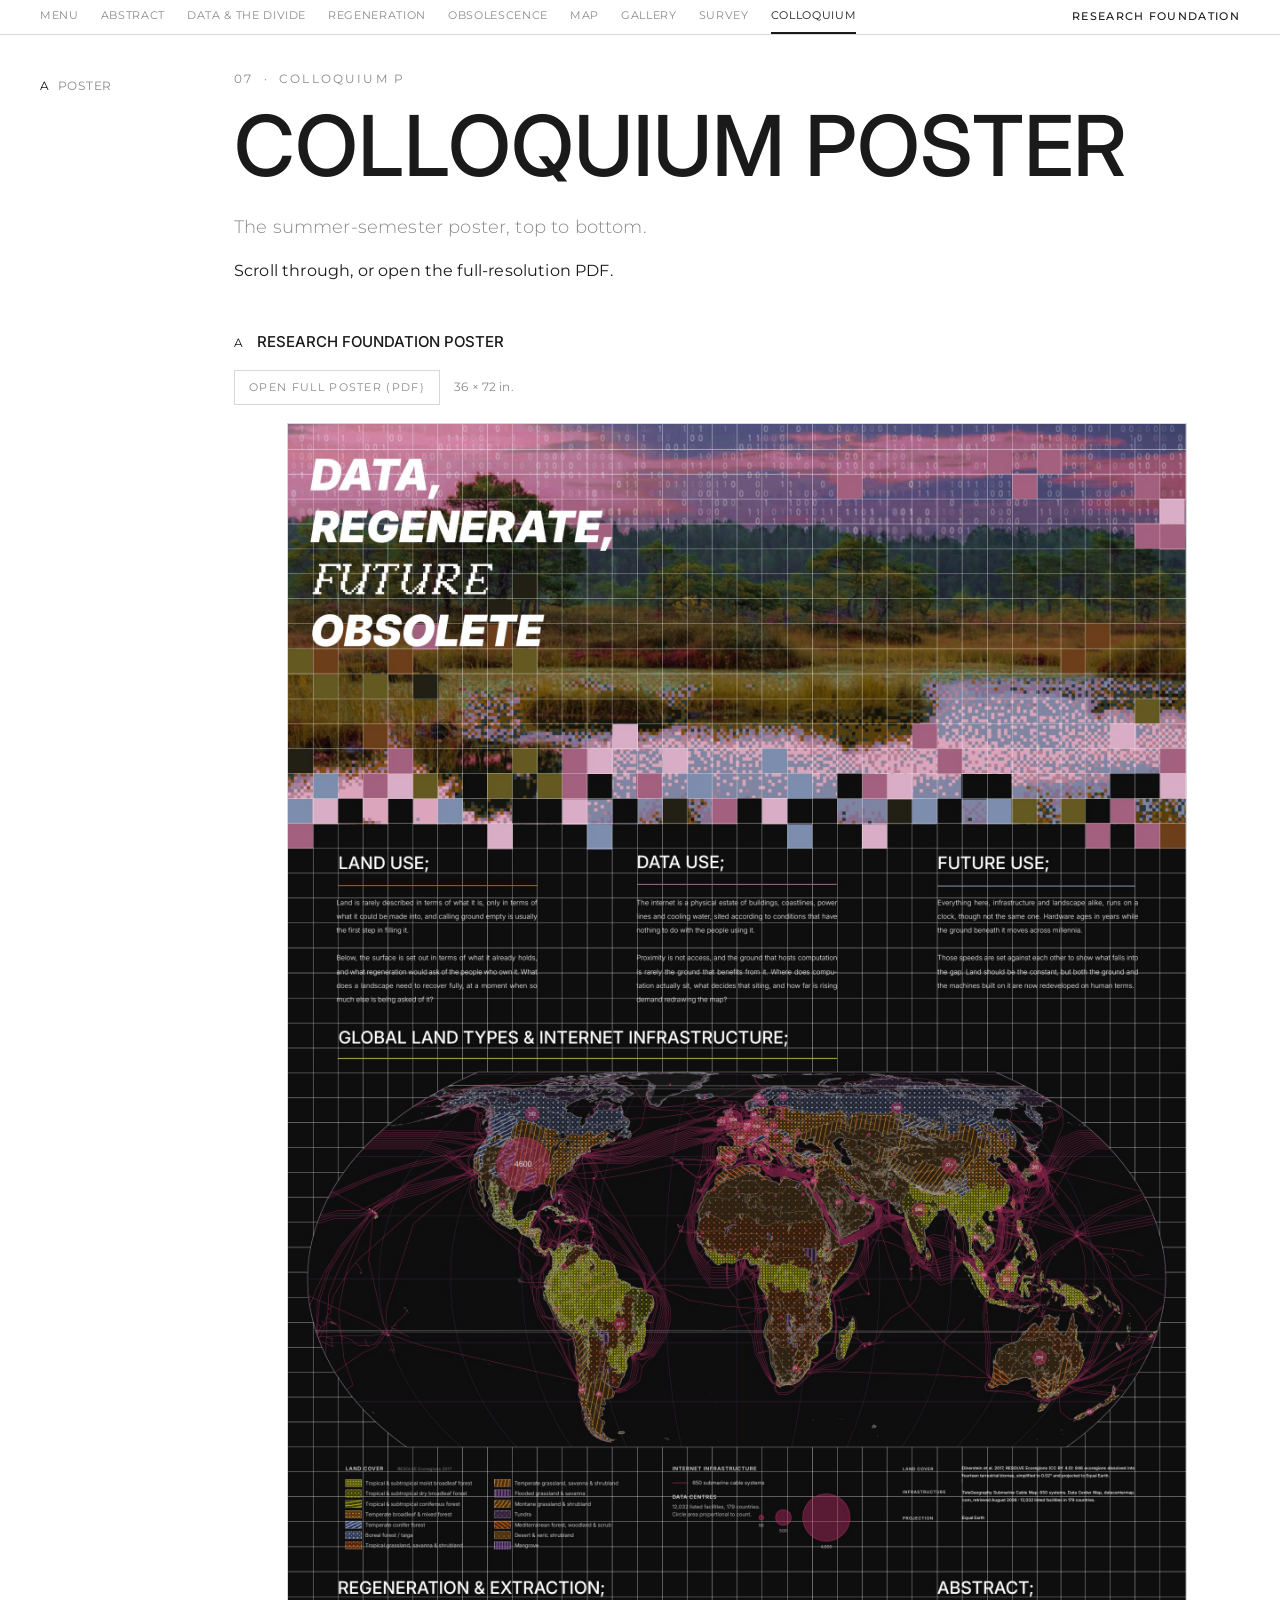
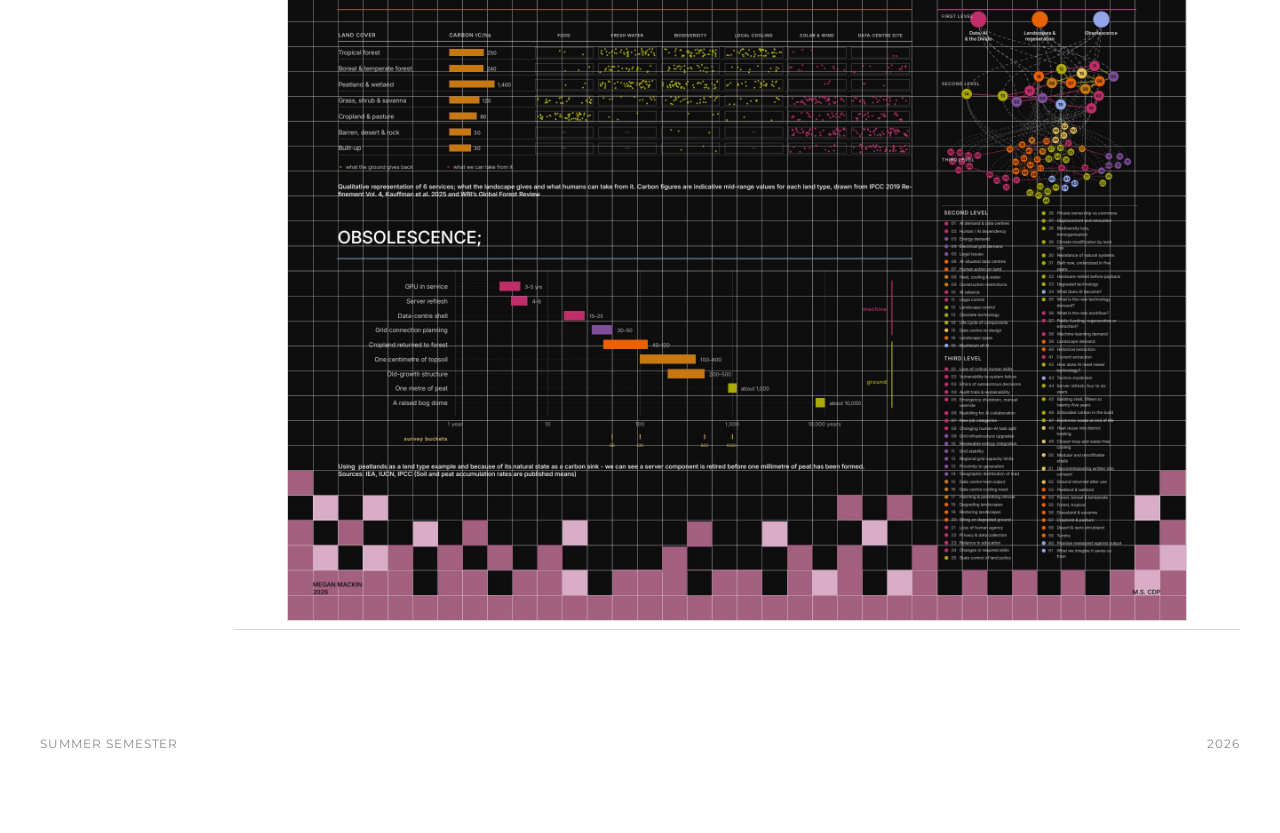
<file: colloquium.html>
<!DOCTYPE html>
<html lang="en">
<head>
  <meta charset="UTF-8" />
  <meta name="viewport" content="width=device-width, initial-scale=1.0" />
  <title>bogs — bogs · Colloquium</title>
  <link rel="stylesheet" href="style.css" />
  <link rel="stylesheet" href="catalogue.css" />
</head>
<body class="theme-colloquium">

  <nav>
    <div class="nav-inner">
      <a href="menu.html">Menu</a>
      <a href="research.html">Abstract</a>
      <a href="data-ai.html">Data &amp; the Divide</a>
      <a href="regeneration.html">Regeneration</a>
      <a href="obsolescence.html">Obsolescence</a>
      <a href="research-foundation.html">Map</a>
      <a href="research-gallery.html">Gallery</a>
      <a href="Quiz/index.html">Survey</a>
      <a href="colloquium.html" class="active">Colloquium</a>
      <span class="nav-title">research foundation</span>
    </div>
  </nav>

  <div class="page-grid">

    <aside class="subnav">
      <div class="subnav-inner">
        <a href="#poster"><span class="idx">A</span>Poster</a>
      </div>
    </aside>

    <div class="cat-main">
      <div class="page-head">
        <p class="eyebrow">07 &nbsp;·&nbsp; Colloquium P</p>
        <h1>colloquium poster</h1>
        <p class="lede">The summer-semester poster, top to bottom. <p>Scroll through, or open the
          full-resolution PDF.</p></p>
      </div>

      <section id="poster" class="cat-section">
        <div class="cat-head"><span class="idx">A</span><h2>Research Foundation Poster</h2></div>
        <div class="tools">
          <a class="tool-btn" href="SummerSemPoster.pdf" target="_blank" rel="noopener">Open full poster (PDF)</a>
          <span class="dm-sources" style="margin:0"> 36 &times; 72 in.</span>
        </div>
        <figure class="poster-figure">
          <img class="poster-img" src="colloquium-poster.jpg"
               alt="Summer semester poster: Data, Regeneration, Future Obsolete — land types and internet infrastructure, regeneration and extraction, obsolescence." />
        </figure>
      </section>

    </div>
  </div>

  <footer>
    <div class="footer-inner" style="max-width:1600px;margin:0 auto;padding:0 40px;">
      <span>Summer Semester</span>
      <span>2026</span>
    </div>
  </footer>

</body>
</html>
</file>
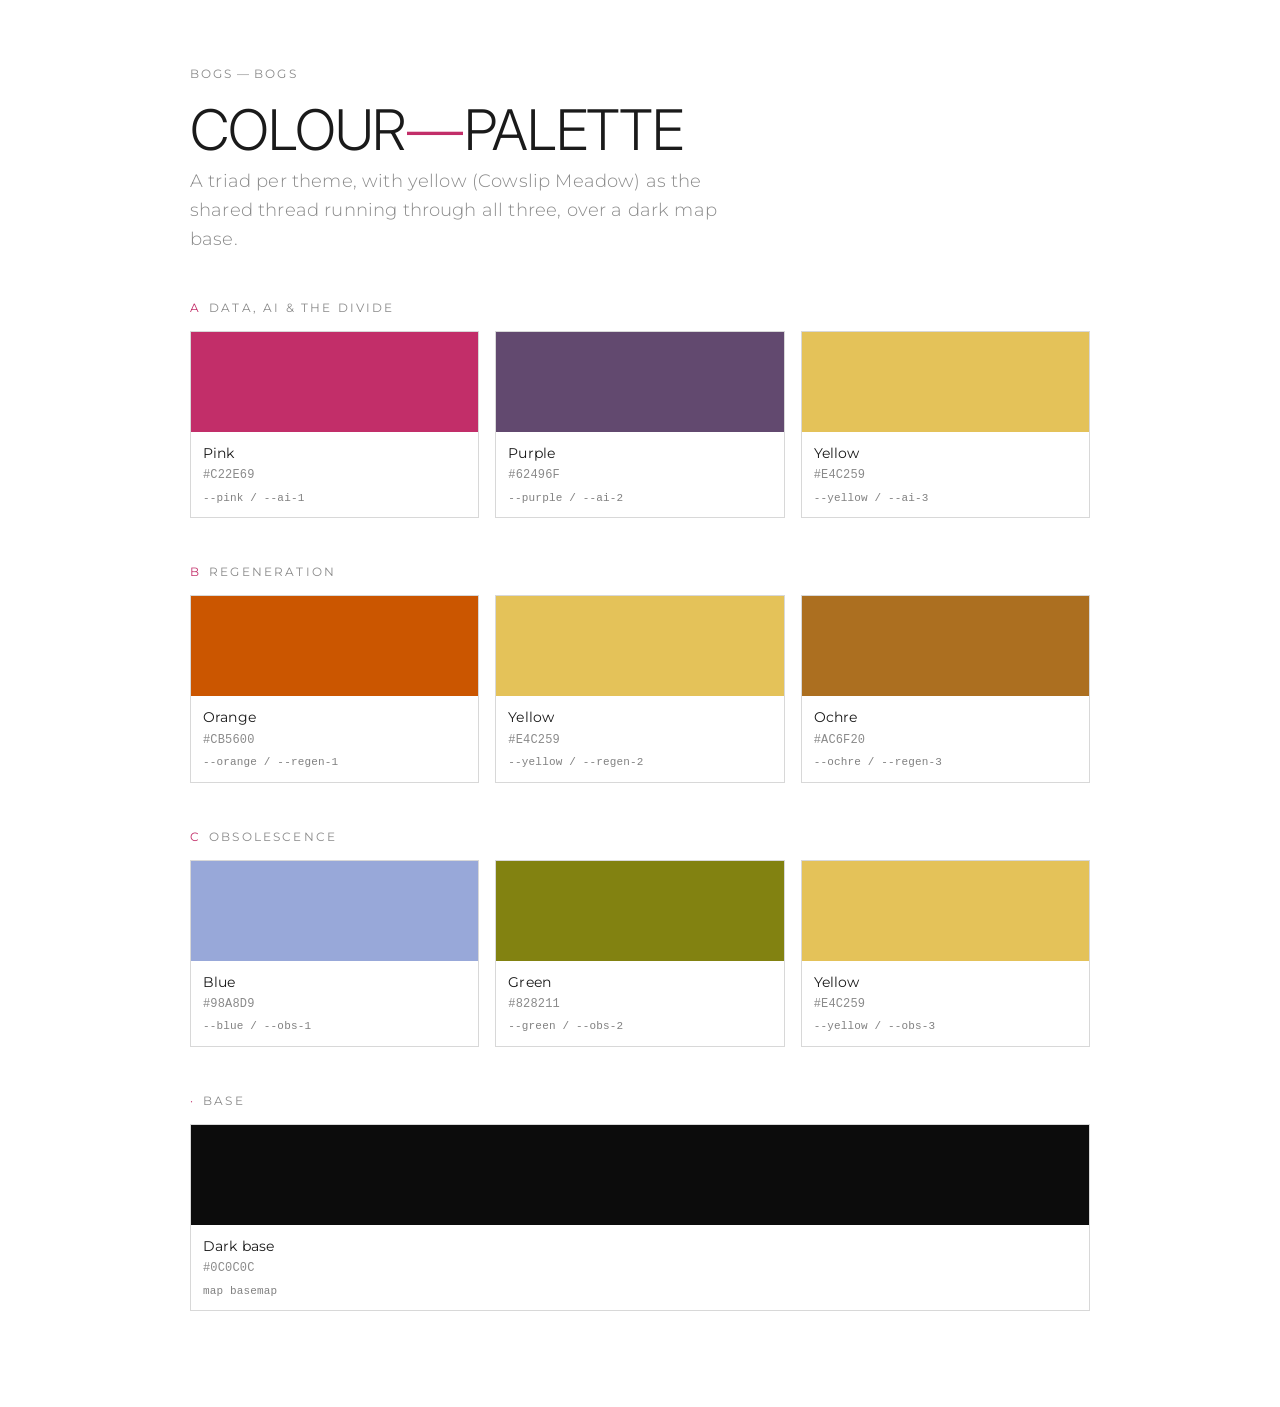
<file: palette.html>
<!DOCTYPE html>
<html lang="en">
<head>
  <meta charset="UTF-8" />
  <meta name="viewport" content="width=device-width, initial-scale=1.0" />
  <title>bogs—bogs · Colour Palette</title>
  <link rel="stylesheet" href="style.css" />
  <style>
    .pal-wrap { max-width: 980px; margin: 0 auto; padding: 64px 40px 96px; }
    .pal-eyebrow { font-size: 12px; letter-spacing: 0.18em; text-transform: uppercase; color: var(--muted); margin: 0 0 18px; }
    .pal-title { font-size: clamp(32px, 6vw, 56px); font-weight: 300; letter-spacing: -0.02em; margin: 0 0 8px; }
    .pal-title .accent { color: var(--accent); }
    .pal-lede { color: var(--muted); font-weight: 300; font-size: 18px; margin: 0 0 40px; max-width: 560px; }
    .pal-group-label { font-size: 12px; letter-spacing: 0.18em; text-transform: uppercase; color: var(--muted); margin: 44px 0 14px; }
    .pal-group-label .n { color: var(--accent); margin-right: 8px; }
    .pal-grid { display: grid; grid-template-columns: repeat(auto-fit, minmax(150px, 1fr)); gap: 16px; }
    .pal-card { border: 1px solid var(--faint); overflow: hidden; }
    .pal-chip { height: 100px; }
    .pal-meta { padding: 10px 12px; }
    .pal-name { font-size: 14px; font-weight: 400; margin: 0; }
    .pal-hex { font-family: "SFMono-Regular", Consolas, Menlo, monospace; font-size: 12px; color: var(--muted); margin: 2px 0 0; text-transform: uppercase; }
    .pal-var { font-family: "SFMono-Regular", Consolas, Menlo, monospace; font-size: 11px; color: var(--ink); margin: 4px 0 0; opacity: 0.55; }
    @media (max-width: 700px) { .pal-wrap { padding: 40px 24px 64px; } }
  </style>
</head>
<body>
  <div class="pal-wrap">
    <p class="pal-eyebrow">bogs&#8202;—&#8202;bogs</p>
    <h1 class="pal-title">colour&#8202;<span class="accent">—</span>&#8202;palette</h1>
    <p class="pal-lede">A triad per theme, with yellow (Cowslip Meadow) as the shared thread running
      through all three, over a dark map base.</p>

    <p class="pal-group-label"><span class="n">A</span>Data, AI &amp; the Divide</p>
    <div class="pal-grid">
      <div class="pal-card"><div class="pal-chip" style="background:#c22e69;"></div>
        <div class="pal-meta"><p class="pal-name">Pink</p><p class="pal-hex">#C22E69</p><p class="pal-var">--pink / --ai-1</p></div></div>
      <div class="pal-card"><div class="pal-chip" style="background:#62496f;"></div>
        <div class="pal-meta"><p class="pal-name">Purple</p><p class="pal-hex">#62496F</p><p class="pal-var">--purple / --ai-2</p></div></div>
      <div class="pal-card"><div class="pal-chip" style="background:#e4c259;"></div>
        <div class="pal-meta"><p class="pal-name">Yellow</p><p class="pal-hex">#E4C259</p><p class="pal-var">--yellow / --ai-3</p></div></div>
    </div>

    <p class="pal-group-label"><span class="n">B</span>Regeneration</p>
    <div class="pal-grid">
      <div class="pal-card"><div class="pal-chip" style="background:#cb5600;"></div>
        <div class="pal-meta"><p class="pal-name">Orange</p><p class="pal-hex">#CB5600</p><p class="pal-var">--orange / --regen-1</p></div></div>
      <div class="pal-card"><div class="pal-chip" style="background:#e4c259;"></div>
        <div class="pal-meta"><p class="pal-name">Yellow</p><p class="pal-hex">#E4C259</p><p class="pal-var">--yellow / --regen-2</p></div></div>
      <div class="pal-card"><div class="pal-chip" style="background:#ac6f20;"></div>
        <div class="pal-meta"><p class="pal-name">Ochre</p><p class="pal-hex">#AC6F20</p><p class="pal-var">--ochre / --regen-3</p></div></div>
    </div>

    <p class="pal-group-label"><span class="n">C</span>Obsolescence</p>
    <div class="pal-grid">
      <div class="pal-card"><div class="pal-chip" style="background:#98a8d9;"></div>
        <div class="pal-meta"><p class="pal-name">Blue</p><p class="pal-hex">#98A8D9</p><p class="pal-var">--blue / --obs-1</p></div></div>
      <div class="pal-card"><div class="pal-chip" style="background:#828211;"></div>
        <div class="pal-meta"><p class="pal-name">Green</p><p class="pal-hex">#828211</p><p class="pal-var">--green / --obs-2</p></div></div>
      <div class="pal-card"><div class="pal-chip" style="background:#e4c259;"></div>
        <div class="pal-meta"><p class="pal-name">Yellow</p><p class="pal-hex">#E4C259</p><p class="pal-var">--yellow / --obs-3</p></div></div>
    </div>

    <p class="pal-group-label"><span class="n">·</span>Base</p>
    <div class="pal-grid">
      <div class="pal-card"><div class="pal-chip" style="background:#0c0c0c;"></div>
        <div class="pal-meta"><p class="pal-name">Dark base</p><p class="pal-hex">#0C0C0C</p><p class="pal-var">map basemap</p></div></div>
    </div>
  </div>
</body>
</html>
</file>
<file: style.css>
@import url('https://fonts.googleapis.com/css2?family=Inter:ital,wght@0,300;0,400;0,500;0,600;0,700;1,400;1,500&family=Montserrat:wght@300;400;500;600;700&display=swap');

:root {
  --ink: #1a1a1a;
  --muted: #8a8a8a;
  --faint: #d8d8d8;
  --bg: #ffffff;
  --maxw: 1100px;

  /* ---- base palette ---- */
  --pink:   #c22e69;  /* magma magenta */
  --purple: #62496f;  /* wasteland */
  --yellow: #e4c259;  /* cowslip meadow — the shared thread */
  --orange: #cb5600;  /* tibetan tiger */
  --ochre:  #ac6f20;
  --blue:   #98a8d9;  /* cornflower */
  --green:  #828211;  /* fields of elation (olive-green) */

  /* ---- thematic triads ---- */
  /* Data, AI & the Divide */
  --ai-1: var(--pink);      --ai-2: var(--purple);    --ai-3: var(--yellow);
  /* Regeneration */
  --regen-1: var(--orange); --regen-2: var(--yellow); --regen-3: var(--ochre);
  /* Obsolescence */
  --obs-1: var(--blue);     --obs-2: var(--green);    --obs-3: var(--yellow);

  /* aliases (back-compat) */
  --tiger: var(--orange);
  --yellowgreen-dark: var(--green);

  --accent: var(--pink);    /* global focal accent (Data/AI is the primary theme) */
}

/* per-theme accent overrides */
body.theme-regen { --accent: var(--regen-1); }  /* orange — Landscapes */
body.theme-obs { --accent: var(--obs-1); }      /* blue — Obsolescence */
body.theme-abstract { --accent: var(--yellow); } /* yellow — Abstract */
body.theme-map { --accent: var(--green); }       /* green — Map */
body.theme-gallery { --accent: var(--ochre); }   /* ochre — Gallery */
body.theme-survey { --accent: var(--purple); }   /* purple — Survey */
body.theme-colloquium { --accent: var(--ink); }  /* ink — Colloquium */

* { box-sizing: border-box; }

html { -webkit-font-smoothing: antialiased; text-rendering: optimizeLegibility; scroll-behavior: smooth; }

body {
  margin: 0;
  background: var(--bg);
  color: var(--ink);
  font-family: "Montserrat", "Helvetica Neue", Helvetica, Arial, sans-serif;
  font-weight: 400;
  line-height: 1.6;
  letter-spacing: 0.01em;
}

.wrap {
  max-width: var(--maxw);
  margin: 0 auto;
  padding: 0 40px;
}

/* ---------- Header ---------- */
header {
  padding: 80px 0 48px;
  border-bottom: 1px solid var(--faint);
}

.eyebrow {
  font-size: 12px;
  letter-spacing: 0.18em;
  text-transform: uppercase;
  color: var(--muted);
  margin: 0 0 20px;
}

h1, h2 { font-family: "Inter", "Helvetica Neue", Helvetica, Arial, sans-serif; }

h1 {
  font-size: clamp(40px, 7vw, 84px);
  font-weight: 500;
  text-transform: uppercase;
  line-height: 1.04;
  letter-spacing: 0;
  margin: 0;
}

h1 .accent { color: var(--accent); }

/* square-dot separator (pixel/heat-map motif) */
.sqdot {
  display: inline-block;
  width: 0.16em;
  height: 0.16em;
  background: var(--accent);
  vertical-align: 0.32em;
  margin: 0 0.24em;
}

.lede {
  max-width: 520px;
  margin: 24px 0 0;
  font-size: 18px;
  font-weight: 300;
  color: var(--muted);
}

/* ---------- Navigation ---------- */
nav {
  position: sticky;
  top: 0;
  background: var(--bg);
  border-bottom: 1px solid var(--faint);
  z-index: 10;
}

.nav-inner {
  display: flex;
  align-items: center;
  gap: 22px;                  /* slim: fits 9 tabs + wordmark without overflow */
  max-width: 1600px;          /* match .page-grid so links align with the side nav */
  margin: 0 auto;
  padding: 0 40px;
  overflow-x: auto;
}

/* right-aligned wordmark in the nav bar */
.nav-title {
  margin-left: auto;          /* push to the far right */
  padding: 7px 0;
  font-size: 11px;
  letter-spacing: 0.12em;
  text-transform: uppercase;
  font-weight: 500;
  color: var(--ink);
  white-space: nowrap;
}

nav a {
  display: inline-block;
  padding: 7px 0;
  font-size: 11px;
  letter-spacing: 0.06em;
  text-transform: uppercase;
  color: var(--muted);
  text-decoration: none;
  border-bottom: 2px solid transparent;
  white-space: nowrap;
  transition: color 0.15s ease, border-color 0.15s ease;
}

nav a:hover { color: var(--ink); }

nav a.active {
  color: var(--ink);
  border-bottom-color: var(--accent);
}

/* active-tab underline matches each tab's colour in the menu */
nav a[href="research.html"].active            { border-bottom-color: var(--yellow); }
nav a[href="data-ai.html"].active             { border-bottom-color: var(--pink); }
nav a[href="regeneration.html"].active        { border-bottom-color: var(--orange); }
nav a[href="obsolescence.html"].active        { border-bottom-color: var(--blue); }
nav a[href="research-foundation.html"].active { border-bottom-color: var(--green); }
nav a[href="research-gallery.html"].active    { border-bottom-color: var(--ochre); }
nav a[href="colloquium.html"].active          { border-bottom-color: var(--ink); }
nav a[href="index.html"].active               { border-bottom-color: var(--purple); }  /* Survey (Quiz page) */

/* ---------- Abstract ---------- */
section {
  padding: 72px 0;
  border-bottom: 1px solid var(--faint);
  scroll-margin-top: 72px;
}

.section-grid {
  display: grid;
  grid-template-columns: 180px 1fr;
  gap: 48px;
}

.section-label {
  font-size: 12px;
  letter-spacing: 0.18em;
  text-transform: uppercase;
  color: var(--muted);
  padding-top: 6px;
}

.abstract p {
  font-size: 16px;
  font-weight: 400;
  line-height: 1.5;
  margin: 0 0 20px;
  max-width: 620px;
  text-align: justify;
}

.abstract p:last-child { margin-bottom: 0; }

.abstract .drop::first-letter {
  color: var(--accent);
  font-weight: 400;
}

/* ---------- Links ---------- */
.link {
  color: var(--accent);
  text-decoration: none;
  border-bottom: 1px solid var(--faint);
  padding-bottom: 1px;
  transition: border-color 0.15s ease;
}

.link:hover { border-bottom-color: var(--accent); }

/* ---------- Figure ---------- */
.figure {
  margin: 0;
}

.figure img {
  display: block;
  width: 100%;
  height: auto;
}

.figure figcaption {
  margin-top: 16px;
  font-size: 13px;
  line-height: 1.5;
  color: var(--muted);
  max-width: 660px;
}

.fig-num {
  display: inline-block;
  margin-right: 10px;
  text-transform: uppercase;
  letter-spacing: 0.08em;
  color: var(--accent);
}

/* ---------- Figma embed ---------- */
.board {
  width: 100%;
}

.figma-embed {
  display: block;
  width: 100%;
  aspect-ratio: 16 / 10;
  border: 1px solid var(--faint);
}

/* ---------- Footer ---------- */
footer {
  padding: 40px 0 80px;
  font-size: 12px;
  letter-spacing: 0.08em;
  text-transform: uppercase;
  color: var(--muted);
}

.footer-inner {
  display: flex;
  justify-content: space-between;
}

@media (max-width: 700px) {
  .wrap, .nav-inner { padding: 0 24px; }
  header { padding: 56px 0 40px; }
  .section-grid { grid-template-columns: 1fr; gap: 16px; }
  .abstract p { font-size: 18px; }
}
</file>
<file: catalogue.css>
/* =====================================================================
   Data, AI & the Divide — wide layout, LEFT secondary nav, dense catalogue
   Loads after style.css (reuses palette variables).
   ===================================================================== */

/* two columns: left secondary nav + main content */
.page-grid {
  display: grid;
  grid-template-columns: 150px 1fr;
  gap: 44px;
  max-width: 1600px;
  margin: 0 auto;
  padding: 0 40px;
  align-items: start;
}

/* ---- left secondary navigation (vertical, sticky) ---- */
.subnav {
  position: sticky;
  top: 42px;               /* sits just under the thin main nav */
  align-self: start;
}

.subnav-inner {
  display: flex;
  flex-direction: column;
  gap: 12px;
  padding: 34px 0;
  font-size: 12px;
  letter-spacing: 0.06em;
  text-transform: uppercase;
}

.subnav a {
  display: flex;
  gap: 8px;
  color: var(--muted);
  text-decoration: none;
  transition: color 0.15s ease;
}

.subnav a:hover { color: var(--ink); }
.subnav .idx { color: var(--accent); }

/* ---- right content column ---- */
.cat-main { min-width: 0; padding: 34px 0 64px; }

.page-head { margin: 0 0 8px; }
.page-head .eyebrow { margin-bottom: 14px; }
.page-head .lede { max-width: 620px; }

/* ---- catalogue sections ---- */
.cat-section {
  padding: 30px 0 8px;
  scroll-margin-top: 56px;
}

.cat-head {
  display: flex;
  align-items: baseline;
  gap: 12px;
  margin: 0 0 16px;
}

.cat-head .idx {
  font-size: 12px;
  letter-spacing: 0.14em;
  text-transform: uppercase;
  color: var(--accent);
}

.cat-head h2 {
  margin: 0;
  font-size: 15px;
  font-weight: 500;
  text-transform: uppercase;
  letter-spacing: 0;
}

/* ---- dense grid (many small tiles, archive aesthetic) ---- */
.catalogue {
  display: grid;
  grid-template-columns: repeat(auto-fit, minmax(130px, 1fr));
  gap: 8px;
  grid-auto-flow: dense;
}

.cat-item {
  position: relative;
  margin: 0;
  aspect-ratio: 1 / 1;
  background: #efeee8;
  cursor: help;
  transition: background 0.15s ease, outline-color 0.15s ease;
  outline: 1px solid transparent;
}

/* every catalogue frame is the same square size (span2 no longer widens) */
.cat-item.span2 { grid-column: span 1; }

/* catalogue tiles used as links (research page themes) */
a.cat-item { text-decoration: none; color: inherit; }

/* gallery — visual precedent grid (full-colour artworks, cover-fit) */
.precedent { grid-template-columns: repeat(3, 1fr); gap: 12px; grid-auto-flow: row; }
.precedent .cat-item { aspect-ratio: 4 / 3; cursor: pointer; background: #efeee8; }
.precedent .cat-item img { object-fit: cover; mix-blend-mode: normal; }
@media (max-width: 700px) { .precedent { grid-template-columns: 1fr 1fr; } }

/* research page — three larger, linked theme tiles */
.catalogue-themes { grid-template-columns: repeat(3, 1fr); gap: 12px; }
.catalogue-themes .cat-item { aspect-ratio: 4 / 3; cursor: pointer; }
@media (max-width: 700px) { .catalogue-themes { grid-template-columns: 1fr; } }

/* framed diagram (obsolescence readings tree, etc.) */
.diagram-wrap { overflow-x: auto; border: 1px solid var(--faint); }
.ob-tree { display: block; width: 100%; min-width: 820px; height: auto; }

/* obsolescence tidy tree (live d3.tree) */
#obstree { display: block; width: 100%; min-width: 860px; height: auto;
  font-family: "Montserrat", "Helvetica Neue", Helvetica, Arial, sans-serif; }
.ot-link { fill: none; stroke: #c9c0b2; stroke-width: 1.4; }
.ot-node circle { stroke: var(--bg); stroke-width: 1.4; }
.ot-author { font-size: 13px; font-weight: 600; fill: var(--ink); }
.ot-subject { font-size: 11px; font-style: italic; fill: #6b6259; }
.ot-note { font-size: 10.5px; fill: var(--muted); }
.ot-branch { font-size: 13px; font-weight: 600; fill: #4a4239; }
.ot-pole { font-size: 10px; letter-spacing: 0.14em; fill: #9a9188; }
.ot-root { font-size: 16px; font-weight: 600; fill: var(--ink); }
.ot-rootsub { font-size: 11px; font-style: italic; fill: #8a8178; }
.ot-dim { opacity: 0.12; }
#obstree g, #obstree path { transition: opacity 0.15s ease; }
.diagram-wrap img { display: block; width: 100%; height: auto; }

/* interactive force-graph (opening diagram) */
#opennet { display: block; width: 100%; min-width: 920px; height: auto;
  font-family: "Montserrat", "Helvetica Neue", Helvetica, Arial, sans-serif; }
.on-node { stroke: var(--bg); stroke-width: 1.2; cursor: pointer; }
.on-cap { fill: var(--ink); paint-order: stroke; stroke: var(--bg); stroke-width: 3.5; stroke-linejoin: round; pointer-events: none; font-weight: 500; }
.on-cap.l1 { font-size: 16px; letter-spacing: 0.12em; text-transform: uppercase; }
.on-cap.l2 { font-size: 11px; fill: var(--ink); }
.on-hoverlabel { font-size: 15px; fill: var(--ink); paint-order: stroke; stroke: var(--bg); stroke-width: 4; stroke-linejoin: round; font-weight: 600; pointer-events: none; }
.on-band { font-size: 13px; letter-spacing: 0.14em; text-transform: uppercase; fill: var(--muted); font-weight: 500; }
.on-dim { opacity: 0.1; }
#opennet circle, #opennet line, #opennet text { transition: opacity 0.15s ease; }

/* colloquium poster (scrollable) */
.tools { display: flex; gap: 14px; align-items: baseline; flex-wrap: wrap; margin: 2px 0 18px; }
.tool-btn { font-size: 11px; letter-spacing: 0.12em; text-transform: uppercase; text-decoration: none;
  border: 1px solid var(--faint); color: var(--muted); padding: 8px 14px;
  transition: border-color 0.15s ease, color 0.15s ease; }
.tool-btn:hover { border-color: var(--accent); color: var(--accent); }
.poster-figure { margin: 0; }
.poster-img { display: block; width: 100%; max-width: 900px; height: auto; margin: 0 auto; border: 1px solid var(--faint); }

/* poster plates — dark-ground vector sections (colloquium page) */
.plate { background: #0e0e0e; border: 1px solid var(--faint); padding: 24px; overflow-x: auto; }
.plate img { display: block; width: 100%; height: auto; }
.plate img + img { margin-top: 18px; }

.cat-item img {
  width: 100%;
  height: 100%;
  object-fit: contain;   /* silhouette-style objects sit inside the cell */
  display: block;
  mix-blend-mode: multiply;
}

.cat-num {
  position: absolute;
  top: 5px;
  left: 6px;
  z-index: 3;
  font-family: ui-monospace, Menlo, Consolas, monospace;
  font-size: 10px;
  color: var(--muted);
}

.cat-ph {
  position: absolute;
  inset: 0;
  display: flex;
  align-items: center;
  justify-content: center;
  color: #cec9bd;
  font-weight: 800;
  font-size: 22px;
}

/* ---- hover popup ---- */
.cat-pop {
  position: absolute;
  left: 50%;
  bottom: calc(100% + 8px);
  transform: translateX(-50%) translateY(4px);
  width: max-content;
  max-width: 220px;
  background: var(--ink);
  color: #fff;
  padding: 9px 11px;
  border-radius: 6px;
  font-size: 12px;
  line-height: 1.4;
  opacity: 0;
  visibility: hidden;
  pointer-events: none;
  z-index: 20;
  transition: opacity 0.15s ease, transform 0.15s ease;
}

.cat-pop strong {
  display: block;
  margin-bottom: 3px;
  color: var(--pink);
}

.cat-item:hover {
  background: #f3e2ea;
  outline-color: var(--accent);
}

/* tiles holding a real image float with no tile background — the white
   PNG background blends into the white page via mix-blend-mode: multiply */
.cat-item:has(img) { background: transparent; }
.cat-item:has(img):hover { background: transparent; outline-color: var(--accent); }

.cat-item:hover .cat-num { color: var(--accent); }

.cat-item:hover .cat-pop {
  opacity: 1;
  visibility: visible;
  transform: translateX(-50%) translateY(0);
}

@media (max-width: 800px) {
  .page-grid { grid-template-columns: 1fr; gap: 0; padding: 0 22px; }
  .subnav { position: static; }
  .subnav-inner { flex-direction: row; flex-wrap: wrap; gap: 16px; padding: 16px 0; }
  .catalogue { grid-template-columns: repeat(auto-fill, minmax(78px, 1fr)); }
}

/* ---- digital-divide map section ---- */
.divide-map {
  max-width: 1600px;
  margin: 0 auto;
  padding: 40px 40px 72px;
  border-top: 1px solid var(--faint);
}

/* when a map section sits inside the content column (beside the sticky sidebar) */
.cat-main .divide-map { max-width: none; margin: 0; padding: 34px 0 8px; }
.cat-main .divide-map:first-of-type { border-top: 0; }

.dm-head { display: flex; align-items: baseline; gap: 12px; margin: 0 0 6px; }
.dm-head .idx { font-size: 12px; letter-spacing: 0.14em; text-transform: uppercase; color: var(--accent); }
.dm-head h2 { margin: 0; font-size: 15px; font-weight: 500; text-transform: uppercase; }
.dm-lede { margin: 0 0 20px; max-width: 640px; color: var(--muted); font-size: 15px; }

.map-shell {
  position: relative;
  width: 100%;
  height: 72vh;
  min-height: 460px;
  border: 1px solid var(--faint);
  background: #0c0c0c;
  overflow: hidden;
}
#dmap, #rmap, #map-ireland, #map-virginia, #map-ohio { position: absolute; inset: 0; width: 100%; height: 100%; }

/* single toggle for the whole hex layer (regeneration case-study maps) */
.hex-toggle {
  position: absolute;
  top: 14px;
  right: 14px;
  z-index: 3;
  font: inherit;
  font-size: 11px;
  letter-spacing: 0.1em;
  text-transform: uppercase;
  background: rgba(12, 12, 12, 0.82);
  color: #eaeaea;
  border: 1px solid rgba(255, 255, 255, 0.18);
  padding: 8px 13px;
  cursor: pointer;
  backdrop-filter: blur(4px);
  transition: border-color 0.15s ease, color 0.15s ease;
}
.hex-toggle:hover { border-color: var(--accent); color: #fff; }
.hex-toggle.active { border-color: var(--accent); color: var(--accent); }

.map-panel {
  position: absolute;
  bottom: 14px;
  left: 14px;
  z-index: 2;
  background: rgba(12, 12, 12, 0.82);
  border: 1px solid rgba(255, 255, 255, 0.14);
  color: #eaeaea;
  padding: 12px 14px;
  font-size: 12px;
  line-height: 1.5;
  max-width: 220px;
  backdrop-filter: blur(4px);
}
.panel-title { margin: 0 0 8px; font-size: 11px; letter-spacing: 0.14em; text-transform: uppercase; color: #9a9a9a; }
.legend-row { display: flex; align-items: center; gap: 8px; margin: 6px 0; cursor: pointer; }
.legend-row input { accent-color: var(--accent); margin: 0; }
.swatch { width: 14px; height: 14px; flex: 0 0 auto; border: 1px solid rgba(255, 255, 255, 0.25); }
.swatch-dc { border-radius: 50%; background: #e4c259; }
.swatch-cable2 { background: #62496f; }
.swatch-speed { background: linear-gradient(90deg, #2a0f1c, #a5285f, #c22e69, #f6cddd); }
.swatch-forest { background: #5e7d2f; }
.swatch-crop { background: #e4c259; }
.swatch-open { background: #ac6f20; }
.swatch-peat3 { background: #6872b5; }
/* land-cover class swatches (ESA WorldCover) */
.sw-tree { background: #387828; }
.sw-grass { background: #c8d278; }
.sw-crop { background: #e4c259; }
.sw-built { background: #c22e69; }
.sw-bare { background: #b89870; }
.sw-water { background: #7896c8; }
.sw-wet { background: #6e5a96; }
.sw-dcpt { background: #fff; border-radius: 50%; }

/* static land-cover figures (CORINE / NLCD) */
.lc-figure { margin: 0; border: 1px solid var(--faint); background: #0c0c0c; }
.lc-figure img { display: block; width: 100%; height: auto; }
.lc-key { display: flex; flex-wrap: wrap; gap: 12px 20px; margin: 12px 0 0; font-size: 12px; color: var(--muted); }
.lc-key > span { display: flex; align-items: center; gap: 7px; }
.legend-key { display: flex; flex-direction: column; gap: 5px; margin: 2px 0 6px 22px; }
.legend-key > span { display: flex; align-items: center; gap: 8px; }
.panel-scale { margin: 10px 0 0; padding-top: 8px; border-top: 1px solid rgba(255,255,255,0.12); display: flex; align-items: center; gap: 6px; color: #9a9a9a; font-size: 11px; }
.panel-scale .grad { flex: 1; height: 8px; background: linear-gradient(90deg, #2a0f1c, #a5285f, #c22e69, #f6cddd); }

.dm-sources { margin: 12px 0 0; font-size: 12px; line-height: 1.5; color: var(--muted); max-width: 720px; }

.maplibregl-popup-content {
  font-family: "Montserrat", "Helvetica Neue", Helvetica, Arial, sans-serif;
  font-size: 13px; line-height: 1.5; color: var(--ink); border-radius: 0; padding: 12px 14px;
}
.maplibregl-popup-content strong { display: block; margin-bottom: 3px; color: var(--accent); }

@media (max-width: 800px) {
  .divide-map { padding: 32px 22px 56px; }
  .map-shell { height: 62vh; }
}
</file>
